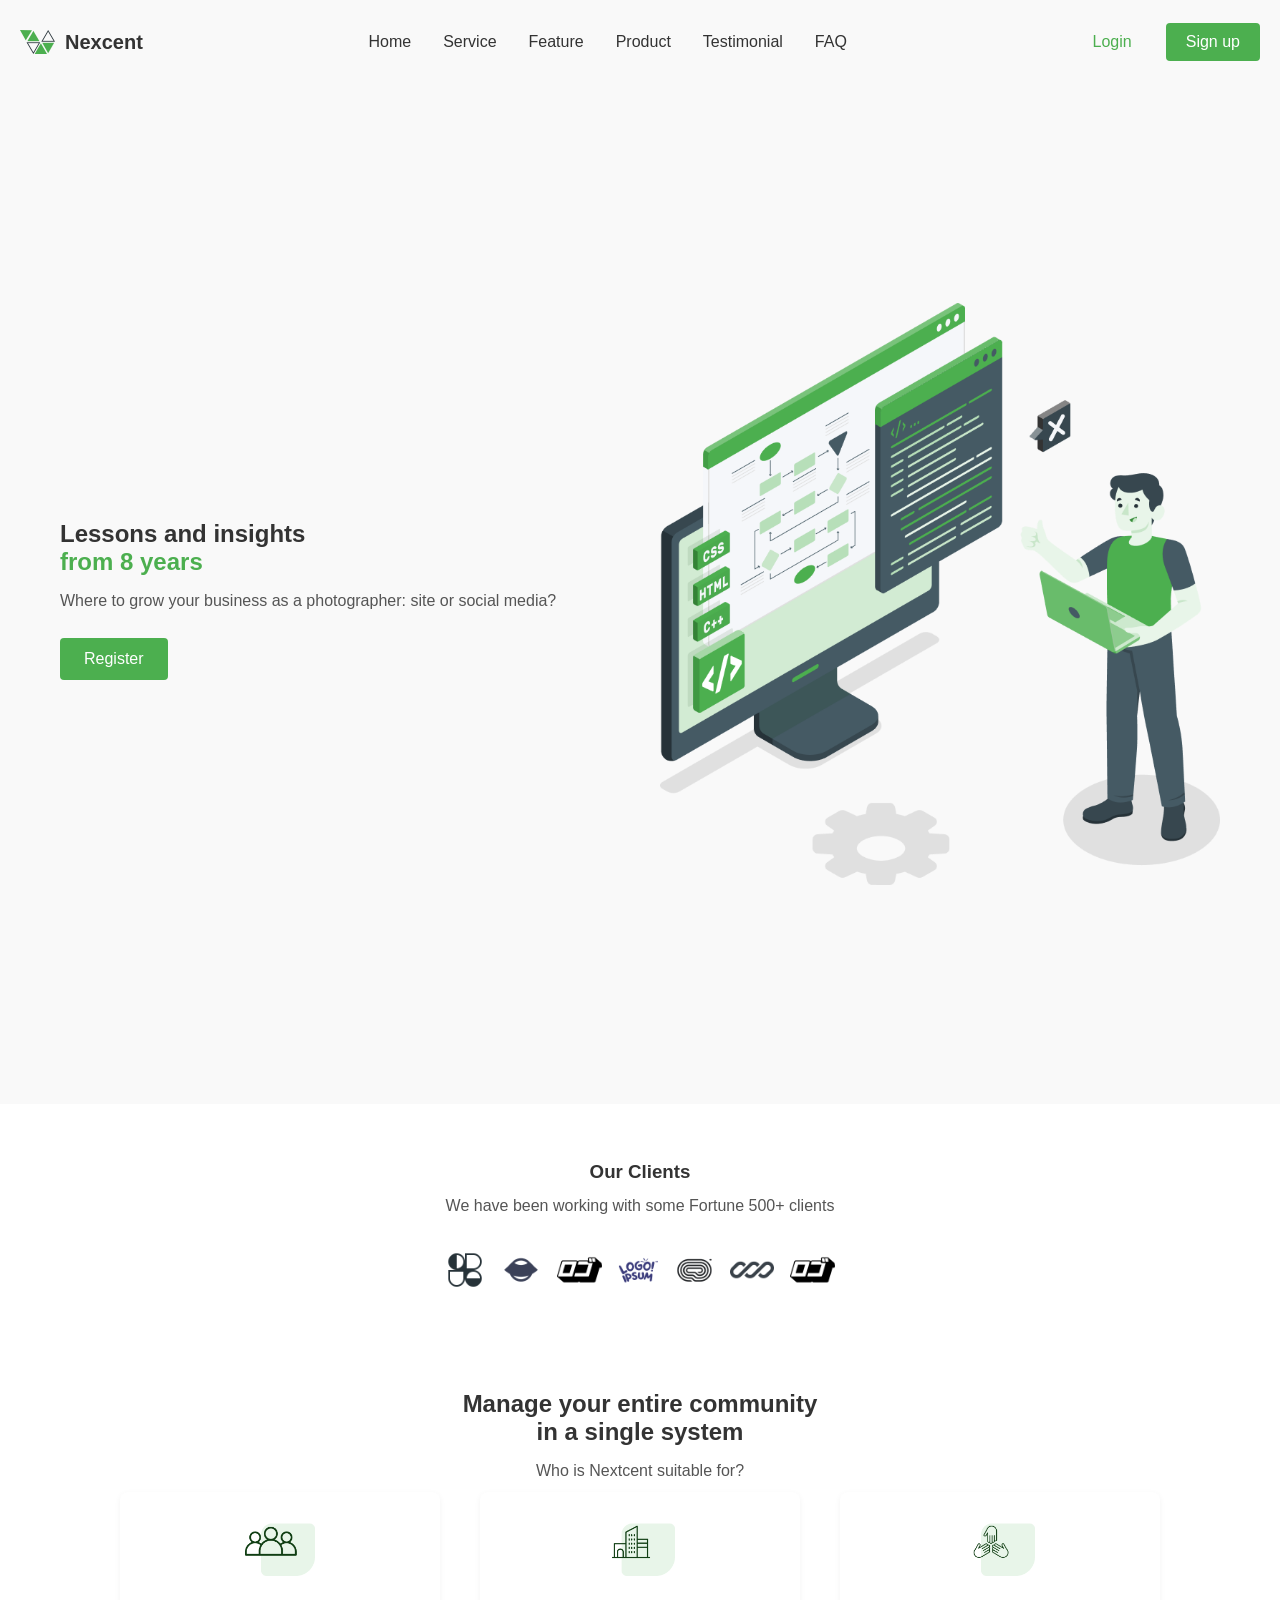
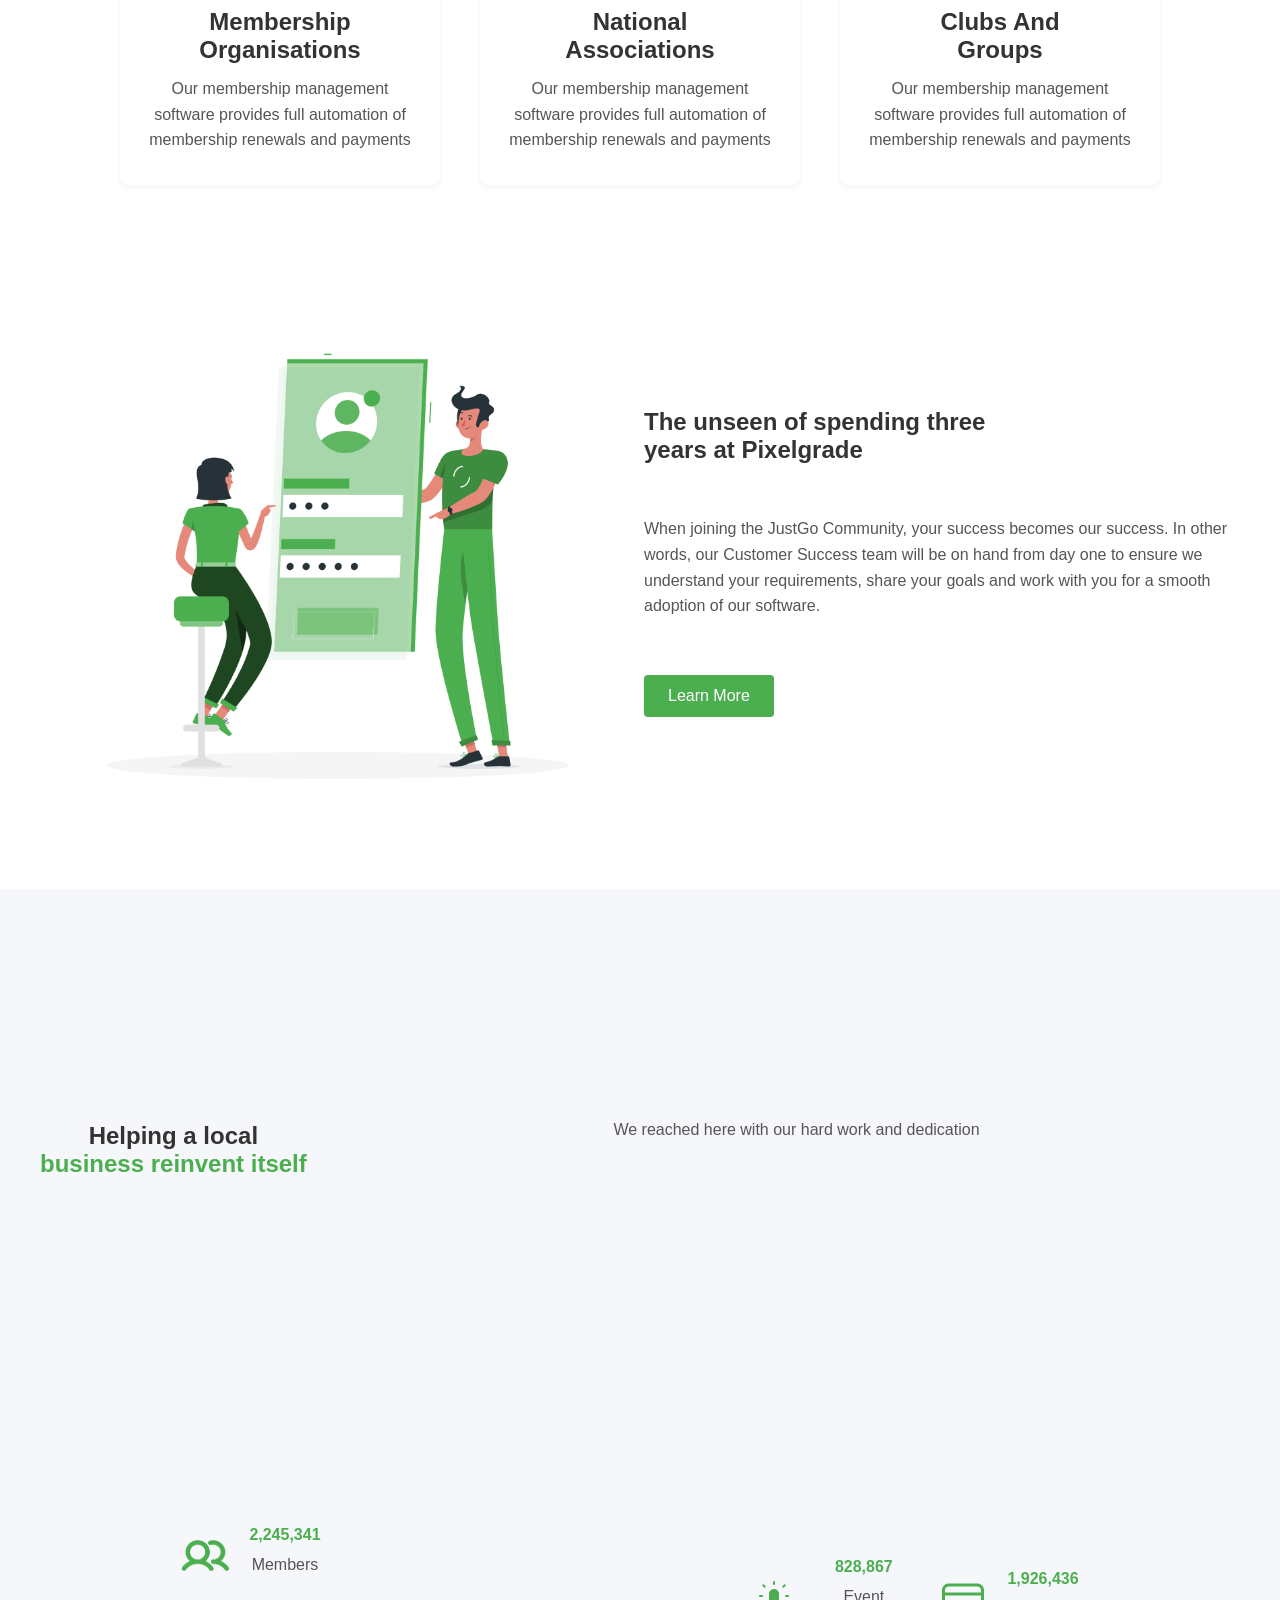
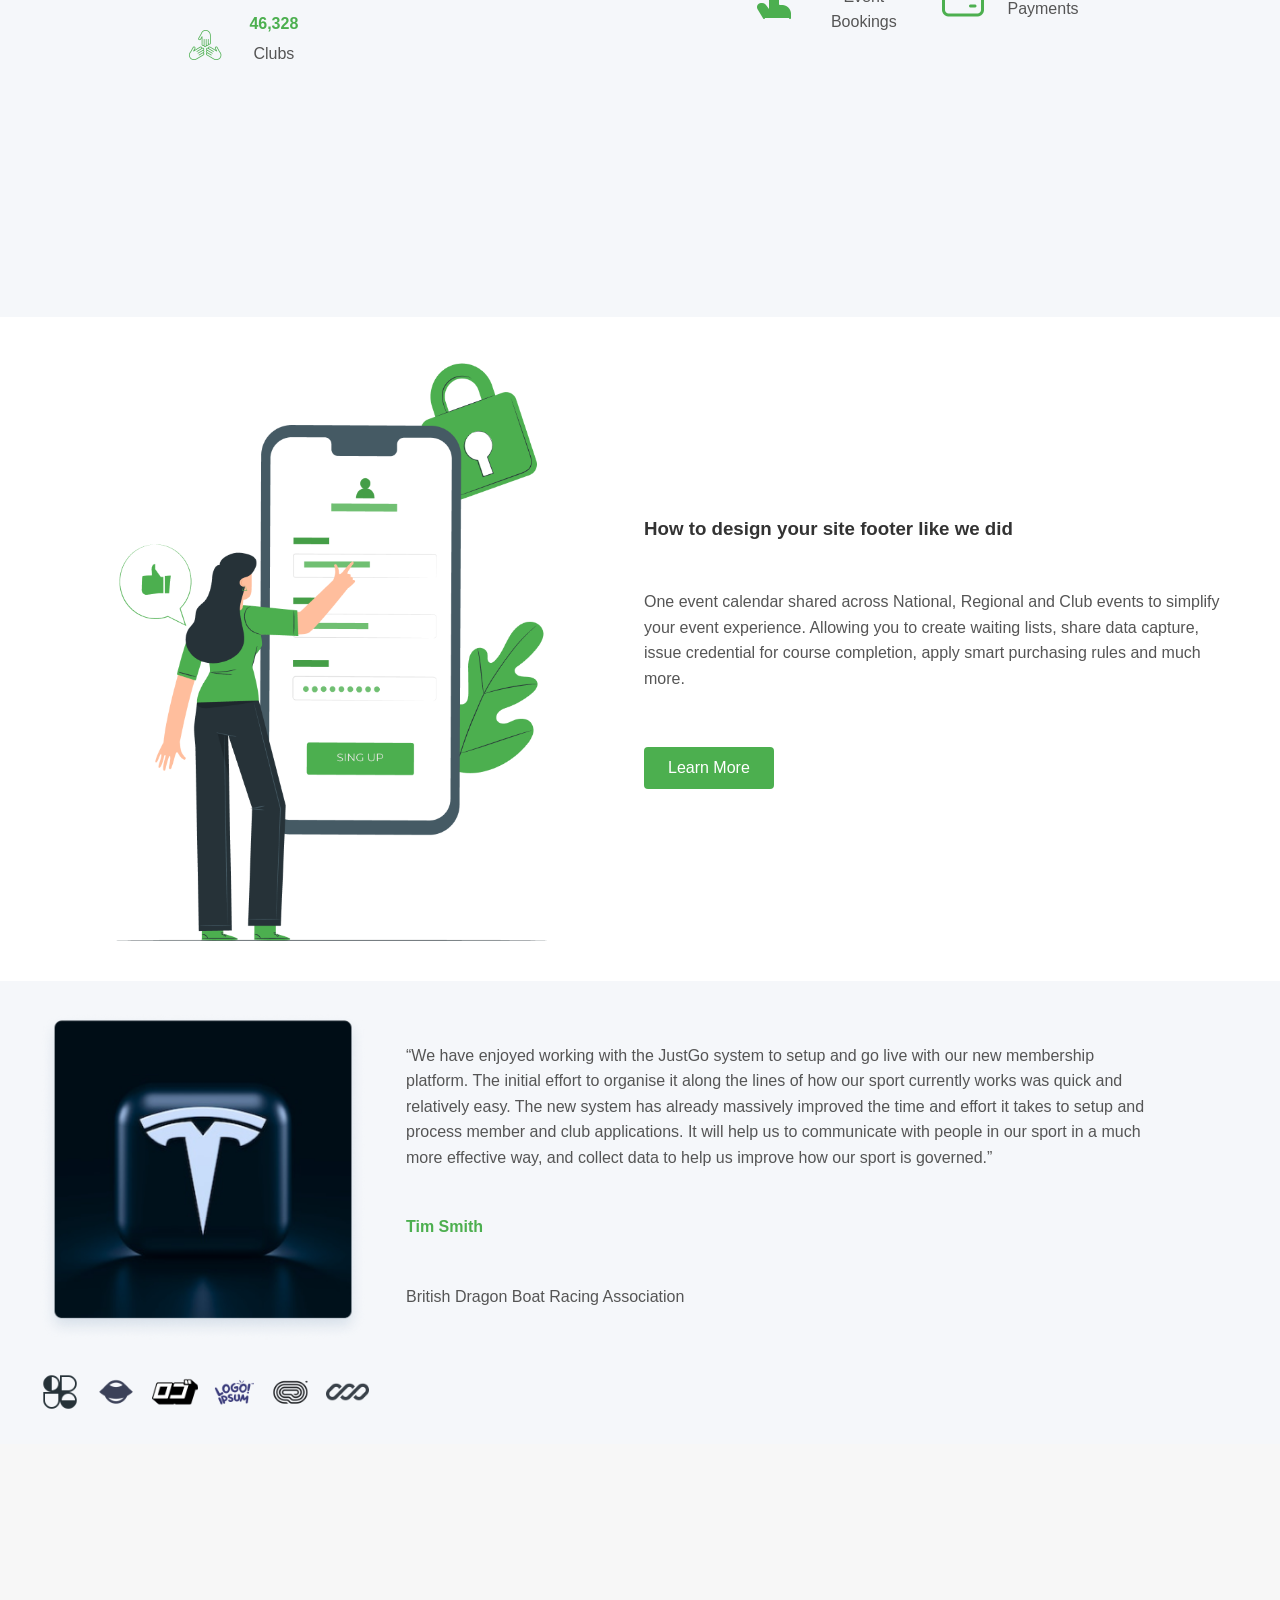
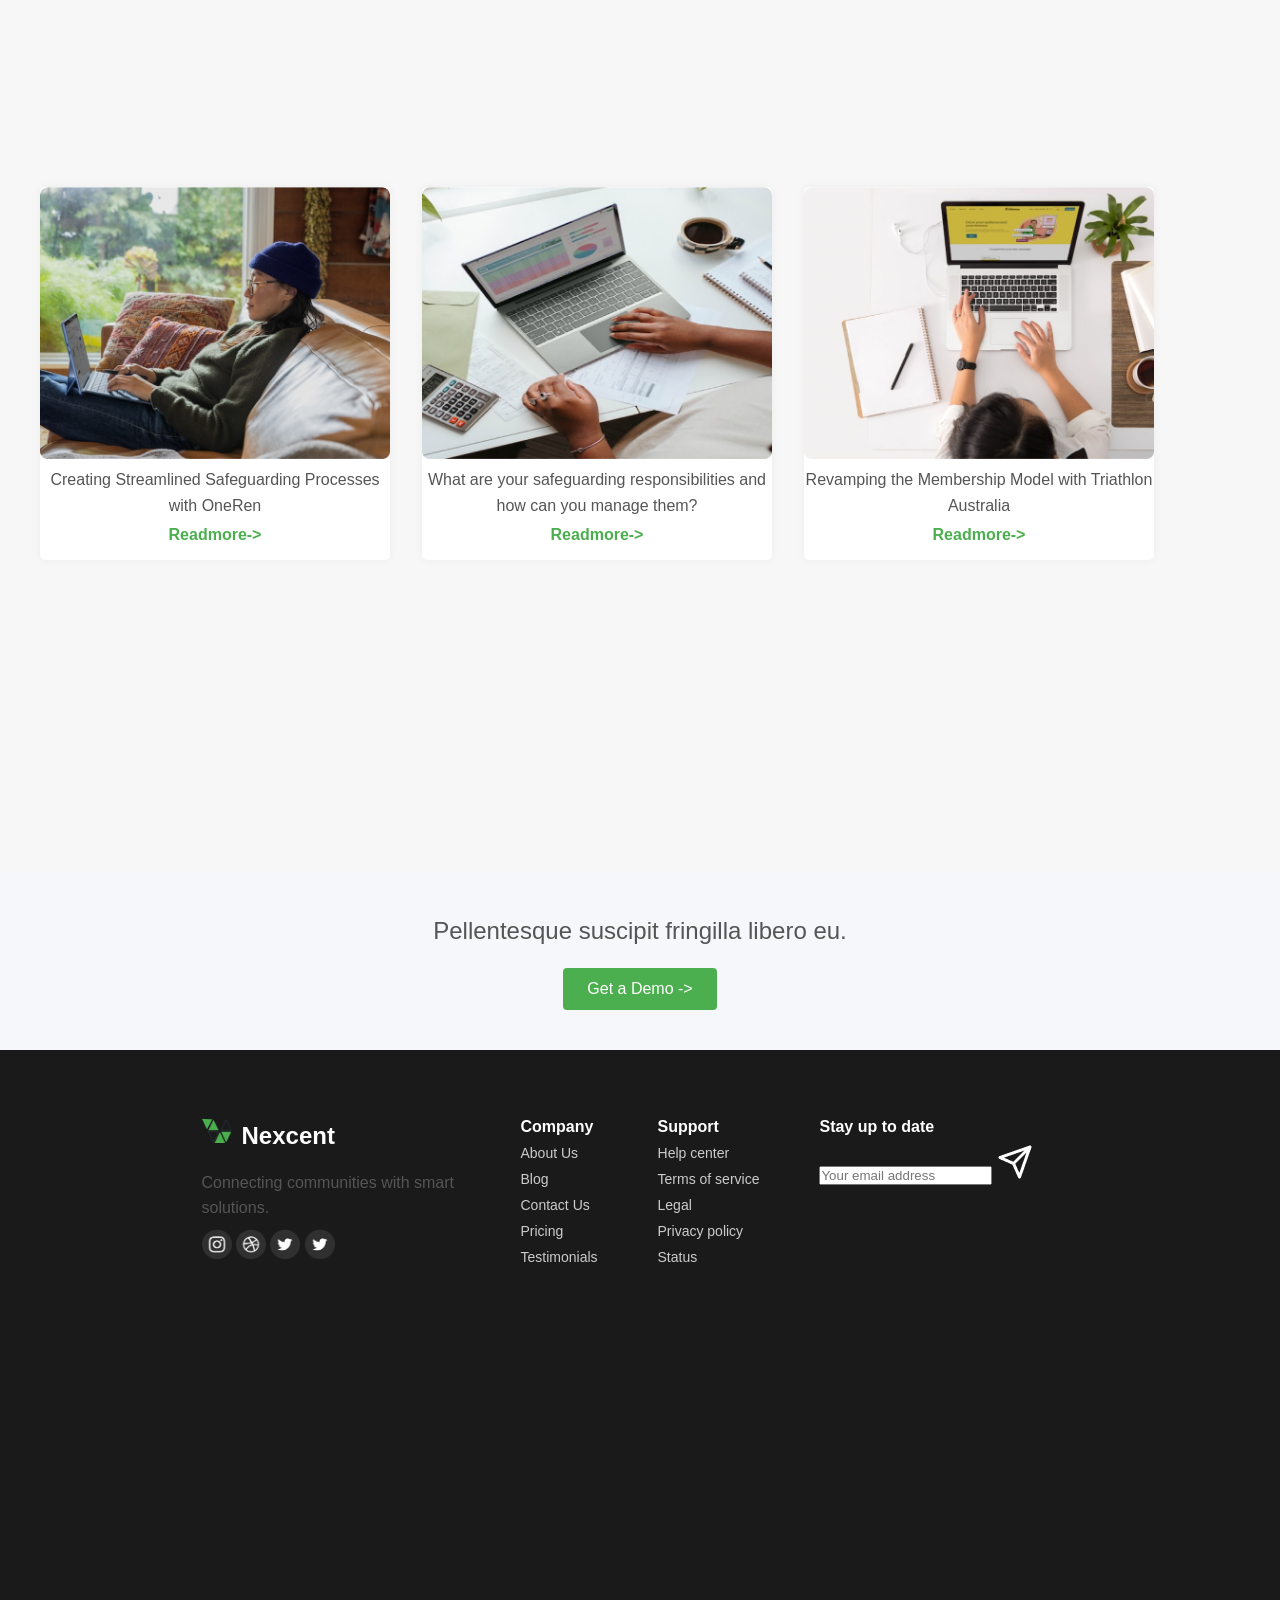
<file: index.html>
<html>
<head>
  <title>Nexcent Landing Page</title>
  <link rel="stylesheet" href="styles/style.css" />
</head>
<body>
  <header class="navbar">
    <div class="container">
      <div class="logo">
        <img src="assets/images/logo/logo.png" alt="logo Image" >
        <h1>Nexcent</h1>
      </div>
      <nav>
        <ul class="nav-links">
          <li><a href="#">Home</a></li>
          <li><a href="#">Service</a></li>
          <li><a href="#">Feature</a></li>
          <li><a href="#">Product</a></li>
          <li><a href="#">Testimonial</a></li>
          <li><a href="#">FAQ</a></li>
        </ul>
      </nav>
      <div class="nav-buttons">
        <a href="#" class="login">Login</a>
        <a href="#" class="signup">Sign up</a>
      </div>
    </div>
  </header>


  <section class="hero">
    <div class="container hero-content">
      <div class="text">
        <h1>Lessons and insights <br><span class="green">from 8 years</span></h1>
        <p>Where to grow your business as a photographer: site or social media?</p>
        <a href="#" class="btn">Register</a>
      </div>
      <div class="image">
        <img src="assets/images/hero.png" alt="Hero Image" />
      </div>
    </div>      
  </section>


 <section class="clients">
  <div class="clients-wrapper">
    <h3>Our Clients</h3>
    <p>We have been working with some Fortune 500+ clients</p>
    <div class="client-logos">
      <img src="assets/images/logo/logo1.png" alt="Client Logo 1" />
      <img src="assets/images/logo/logo2.png" alt="Client Logo 2" />
      <img src="assets/images/logo/logo3.png" alt="Client Logo 3" />
      <img src="assets/images/logo/logo4.png" alt="Client Logo 4" />
      <img src="assets/images/logo/logo5.png" alt="Client Logo 5" />
      <img src="assets/images/logo/logo6.png" alt="Client Logo 6" />
      <img src="assets/images/logo/logo7.png" alt="Client Logo 7" />
    
    </div>
  </div>
</section>


  <section class="features">
    <div class="features-wrapper">
      <div class="features-header">
        <h1>Manage your entire community<br> in a single system</h1>
        <p>Who is Nextcent suitable for?</p>
      </div>
      <div class="feature-boxes">
        <div class="box">
          <img src="assets/images/icon/icon1.png" alt="Membership Organisations" />
          <h2>Membership <br> Organisations</h2>
          <p>Our membership management software provides full automation of membership renewals and payments</p>
        </div>
        <div class="box">
          <img src="assets/images/icon/icon2.png" alt="National Associations" />
          <h2>National <br>Associations</h2>
          <p>Our membership management software provides full automation of membership renewals and payments</p>
        </div>
        <div class="box">
          <img src="assets/images/icon/icon3.png" alt="Clubs And Groups" />
          <h2>Clubs And<br> Groups</h2>
          <p>Our membership management software provides full automation of membership renewals and payments</p>
        </div>
      </div>
    </div>
  </section>


<section class="story">
  <div class="container story-section">
    <div class="image">
      <img src="assets/images/story1.png" alt="Story Image" />
    </div>
    <div class="text">
      <h1>The unseen of spending three <br>years at Pixelgrade</h1>
      <p>When joining the JustGo Community, your success becomes our success. 
        In other words, our Customer Success team will be on hand from day one to 
        ensure we understand your requirements, share your goals 
        and work with you for a smooth adoption of our software.</p>
      <a href="#" class="btn">Learn More</a>
    </div>
  </div>
</section>

  
<section class="stats">
  <div class="container">
    <h2>Helping a local <br> <span class="green">business reinvent itself</span></h2>
    <p class="description">We reached here with our hard work and dedication</p>

    
    <div class="stat-row">
      <div class="stat-item">
        <img src="assets/images/counts/members.png" alt="Members" class="stat-logo" />
        <div class="green">
          <strong>2,245,341</strong>
          <p>Members</p>
        </div>
      </div>
      <div class="stat-item">
        <img src="assets/images/counts/clubs.png" alt="Clubs" class="stat-logo" />
        <div class="green">
          <strong>46,328</strong>
          <p>Clubs</p>
        </div>
      </div>
    </div>

    
    <div class="stat-row">
      <div class="stat-item">
        <img src="assets/images/counts/event bookings.png" alt="Event Bookings" class="stat-logo" />
        <div class="green">
          <strong>828,867</strong>
          <p>Event Bookings</p>
        </div>
      </div>
      <div class="stat-item">
        <img src="assets/images/counts/payment.png" alt="Payments" class="stat-logo" />
        <div class="green">
          <strong>1,926,436</strong>
          <p>Payments</p>
        </div>
      </div>
    </div>
  </div>
</section>

  
<section class="story">
    <div class="container story-section">
      <div class="image">
        <img src="assets/images/story2.png" alt="" />
      </div>
      <div class="text">
        <h3>How to design your site footer like we did</h3>
        <p>One event calendar shared across National, 
          Regional and Club events to simplify your event experience. 
          Allowing you to create waiting lists, share data capture, 
          issue credential for course completion, apply smart purchasing rules and much more.</p>
        <a href="#" class="btn">Learn More</a>
      </div>
    </div>
  </section>  
  

<section class="testimonials">
  <div class="container">
    <div class="testimonial-box">
      <img src="assets/images/testimonial.png" alt="Testimonial" />
      <div class="testimonial-text">
        <p>“We have enjoyed working with the JustGo system to setup and go live with our 
          new membership platform. The initial effort to organise it along the lines of how 
          our sport currently works was quick and relatively easy. The new system has already 
          massively improved the time and effort it takes to setup and process member and club 
          applications. It will help us to communicate with people in our sport in a much more 
          effective way, and collect data to help us improve how our sport is governed.”</p>
        <h4><span class="green">Tim Smith</span></h4>
        <p class="org">British Dragon Boat Racing Association</p>
      </div> </div> 
      <div class="client-logos">
      <img src="assets/images/logo/logo1.png" alt="Client Logo 1" />
      <img src="assets/images/logo/logo2.png" alt="Client Logo 2" />
      <img src="assets/images/logo/logo3.png" alt="Client Logo 3" />
      <img src="assets/images/logo/logo4.png" alt="Client Logo 4" />
      <img src="assets/images/logo/logo5.png" alt="Client Logo 5" />
      <img src="assets/images/logo/logo6.png" alt="Client Logo 6" />
    </div>
    </div>
</section>
 
  
 <section class="blog">
  <div class="container">

    <div class="blog-cards">
      <div class="card">
        <img src="assets/images/blog/blog1.png" alt="Blog 1" />
        <p>Creating Streamlined Safeguarding Processes with OneRen</p>
        <a href="#"><span class="green">Readmore-></span></a>
      </div>
      <div class="card">
        <img src="assets/images/blog/blog2.png" alt="Blog 2" />
        <p>What are your safeguarding responsibilities and how can you manage them?</p>
        <a href="#"><span class="green">Readmore-></span></a>
      </div>
      <div class="card">
        <img src="assets/images/blog/blog3.png" alt="Blog 3" />
        <p>Revamping the Membership Model with Triathlon Australia</p>
       <a href="#"><span class="green">Readmore-></span></a>
      </div>
    </div>
  </div>
</section>


<section class="new-section">
  <div class="container">
    <p class="description">Pellentesque suscipit fringilla libero eu.</p>
    <a href="#" class="btn">Get a Demo -></a>
  </div>
</section>


<footer class="footer">
  <div class="container">
    <div class="footer-content">
      <div class="footer-about">
        <div class="logo">
        <img src="assets/images/logo/logo.png" alt="Footer Logo" />
        <h2>Nexcent</h2>
        </div>
        <p>Connecting communities with smart solutions.</p>
        <div class="social-icons">
          <a href="#"><img src="assets/images/social links/insta.png" alt="Facebook" /></a>
          <a href="#"><img src="assets/images/social links/ii.png" alt="Twitter" /></a>
          <a href="#"><img src="assets/images/social links/twitter.png" alt="LinkedIn" /></a>
          <a href="#"><img src="assets/images/social links/youtube.png" alt="Instagram" /></a>
      </div>
      </div>
      <div class="footer-links">
        <div>
          <h4>Company</h4>
          <ul>
            <li><a href="#">About Us</a></li>
            <li><a href="#">Blog</a></li>
            <li><a href="#">Contact Us</a></li>
            <li><a href="#">Pricing</a></li>
            <li><a href="#">Testimonials</a></li>
          </ul>
        </div>
        <div>
          <h4>Support</h4>
          <ul>
            <li><a href="#">Help center</a></li>
            <li><a href="#">Terms of service</a></li>
            <li><a href="#">Legal</a></li>
            <li><a href="#">Privacy policy</a></li>
            <li><a href="#">Status</a></li>
          </ul>
        </div>
        <div>
         <div class="footer-subscribe">
  <h4>Stay up to date</h4>
  <div class="subscribe-box">
    <input type="email" placeholder="Your email address" class="footer-input" />
    <img src="assets/images/arrow.png" alt="Arrow Icon" class="arrow-icon" />
  </div>
</div>
        </div>
      </div>
    </div>
  </footer>

</body>
</html>
</file>
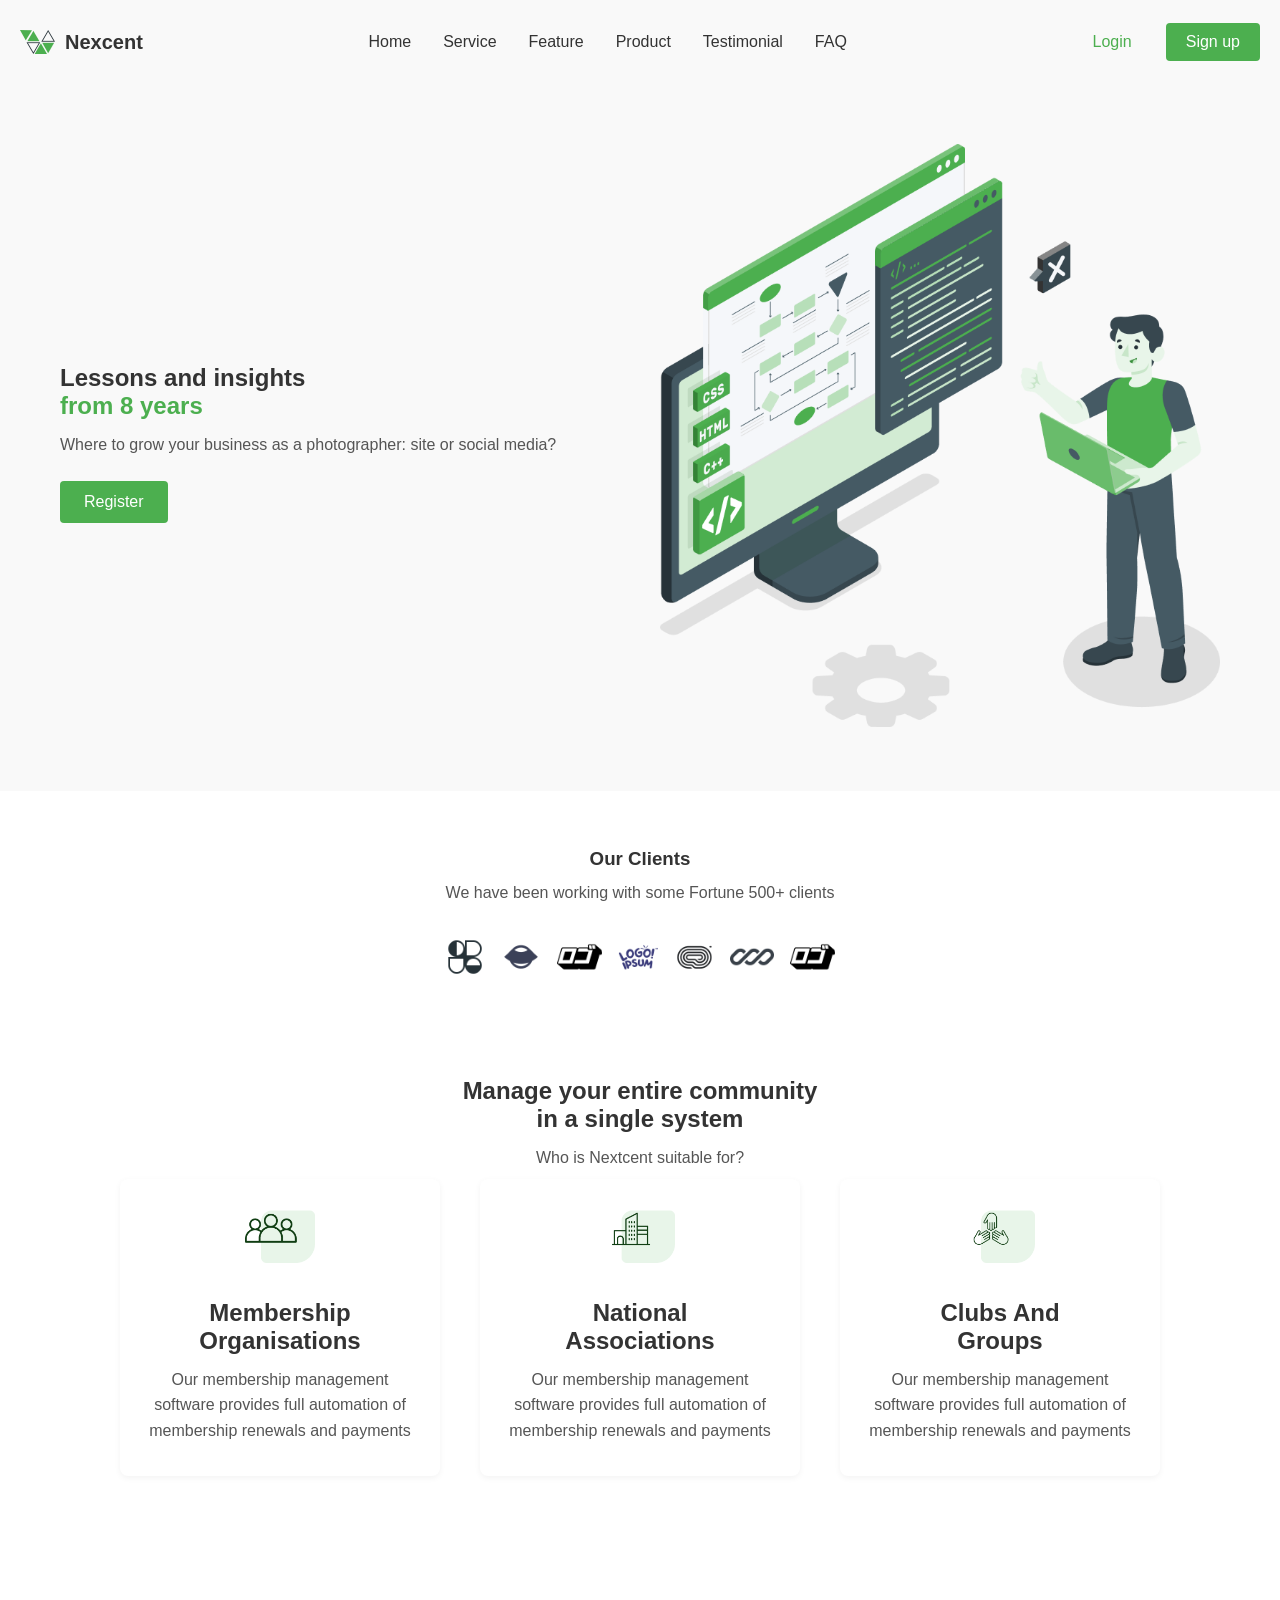
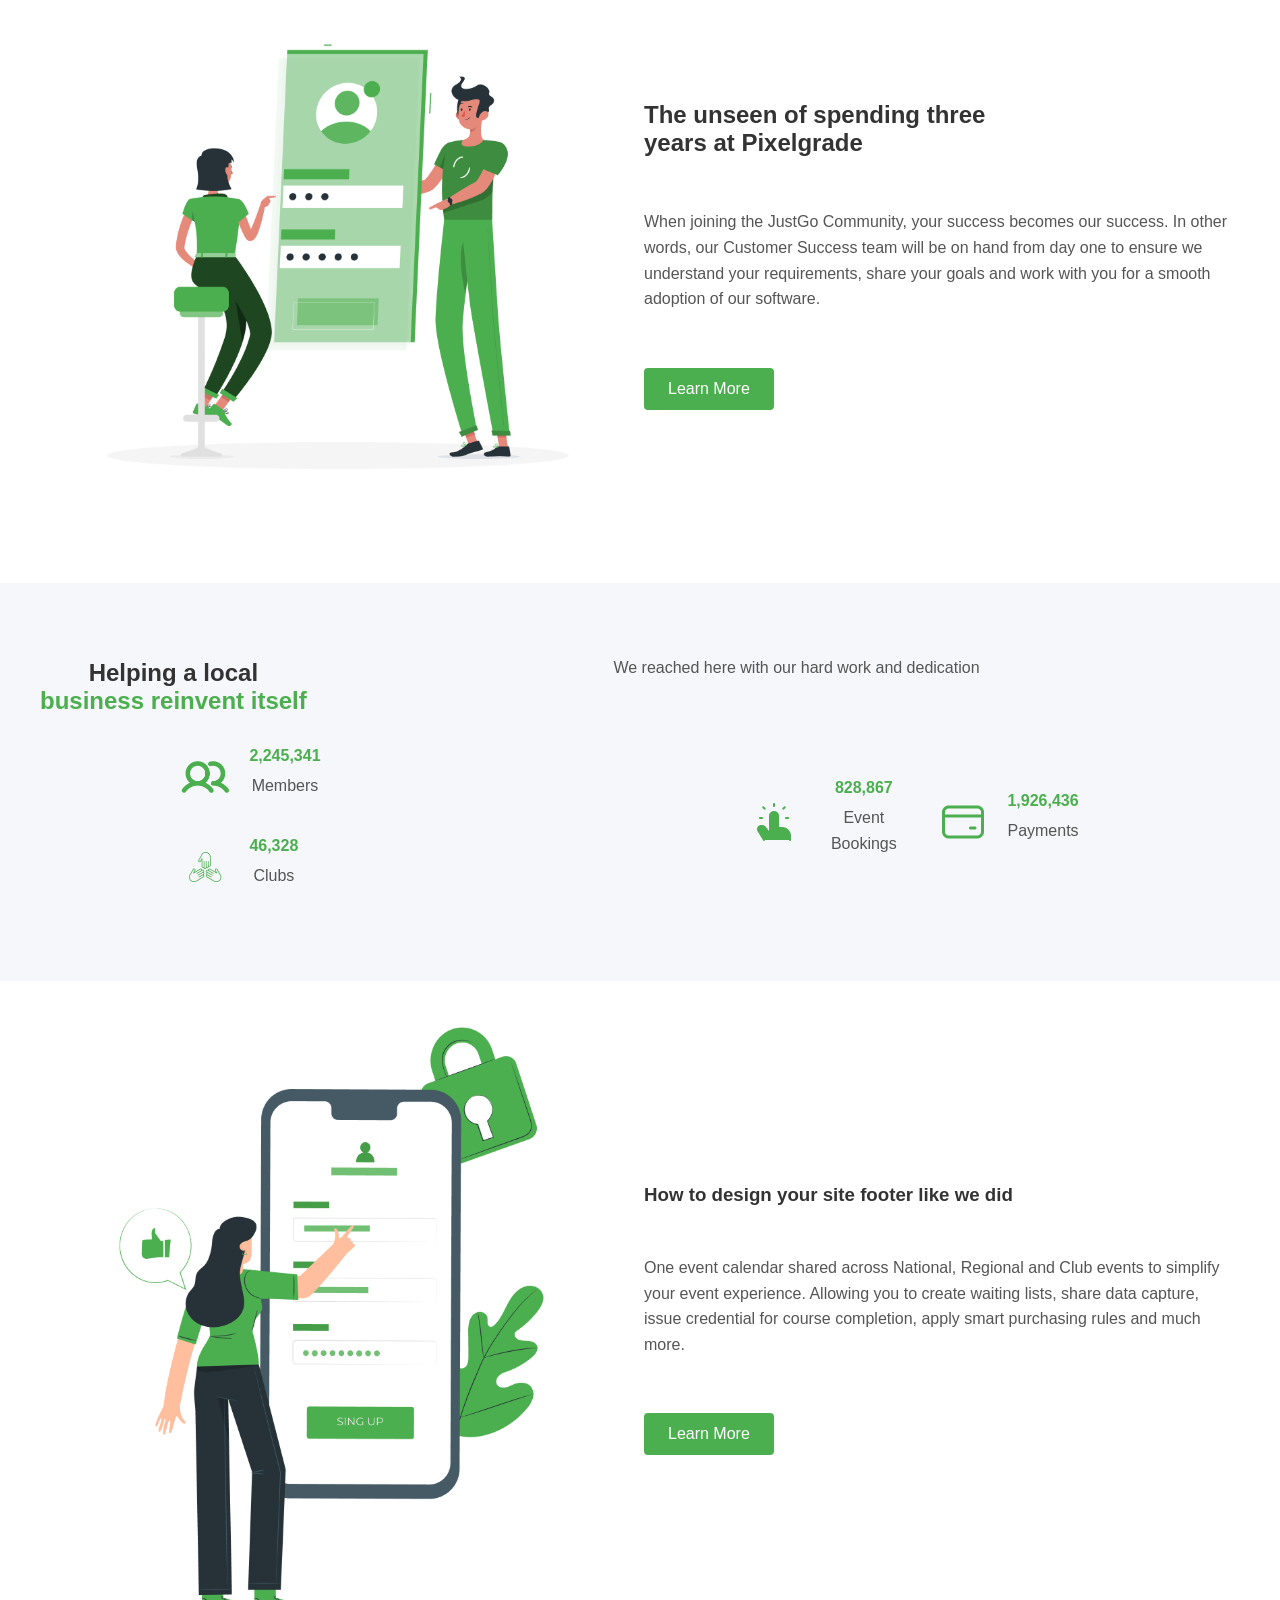
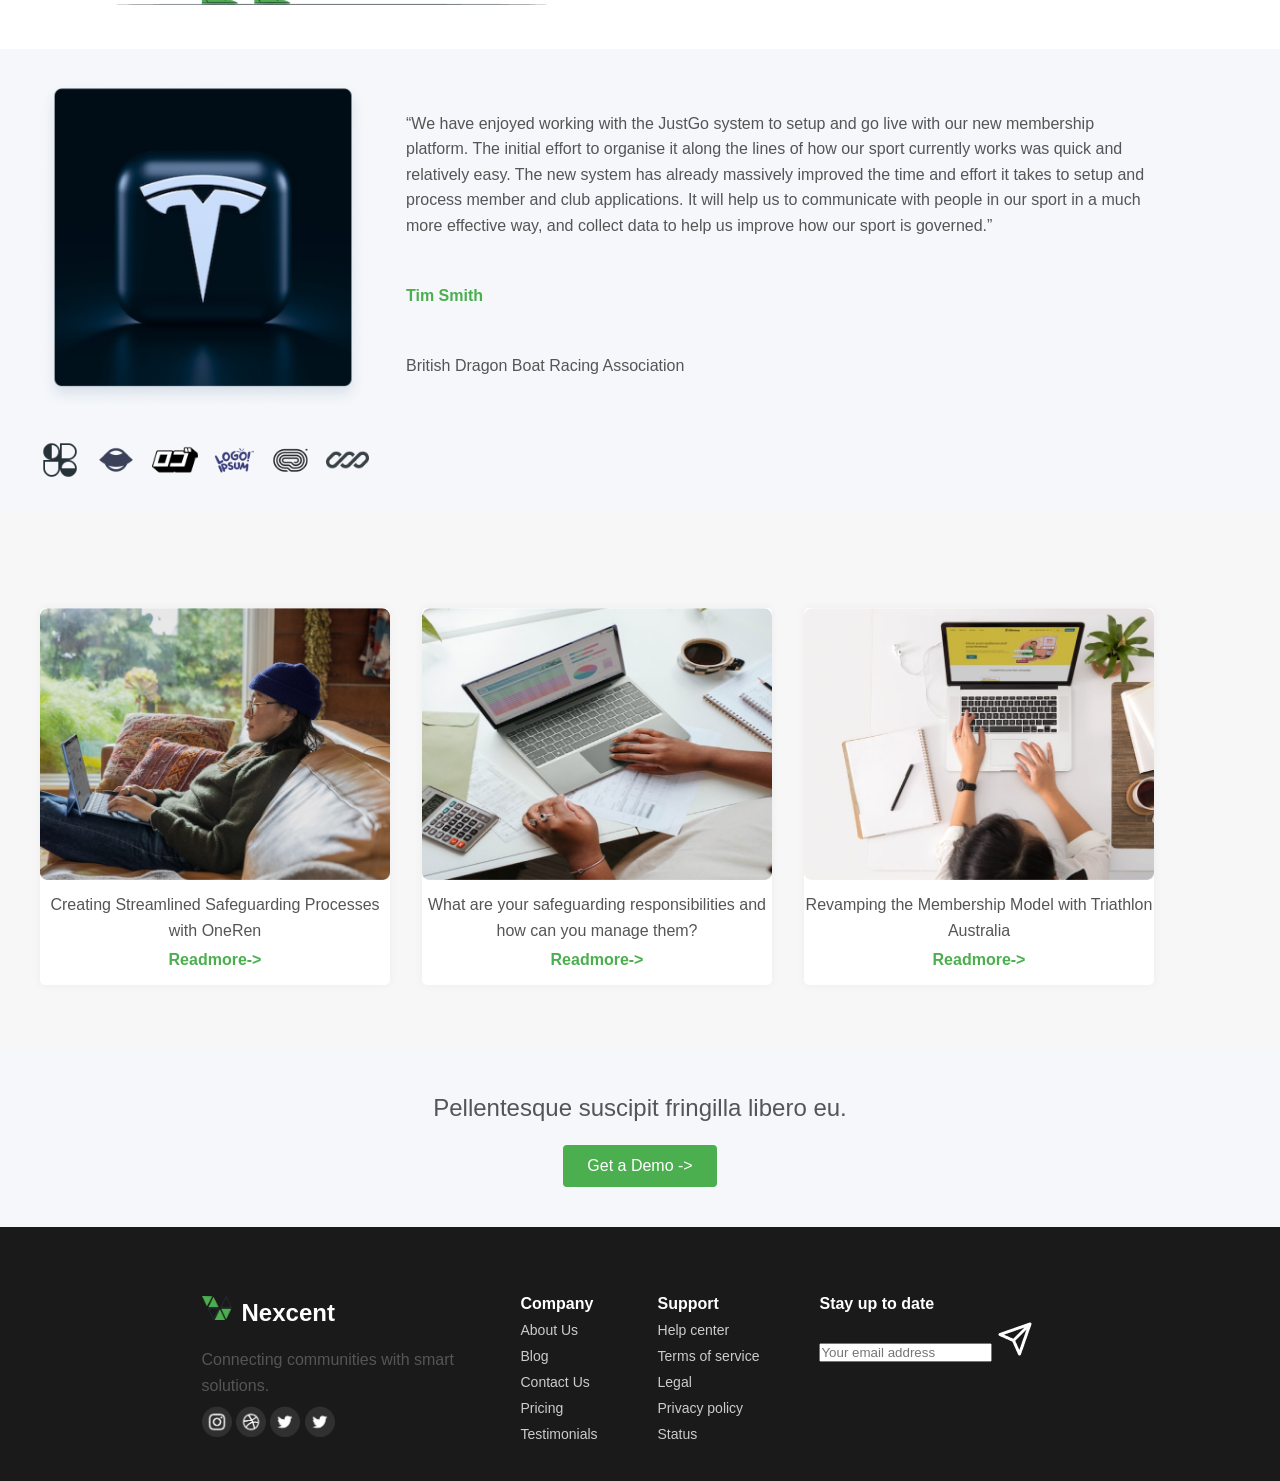
<file: pages/Landing-page-full.html>
<!DOCTYPE html><html lang="en">
<head>
  <meta charset="UTF-8" />
  <meta name="viewport" content="width=device-width, initial-scale=1.0" />
  <title>Nexcent Landing Page</title>
  <link rel="stylesheet" href="../styles/style.css" />
</head>
<body>
  <header class="navbar">
    <div class="container">
      <div class="logo">
        <img src="../assets/images/logo/logo.png" alt="logo Image" />
        <h1>Nexcent</h1>
      </div>
      <nav>
        <ul class="nav-links">
          <li><a href="#">Home</a></li>
          <li><a href="#">Service</a></li>
          <li><a href="#">Feature</a></li>
          <li><a href="#">Product</a></li>
          <li><a href="#">Testimonial</a></li>
          <li><a href="#">FAQ</a></li>
        </ul>
      </nav>
      <div class="nav-buttons">
        <a href="#" class="login">Login</a>
        <a href="#" class="signup">Sign up</a>
      </div>
    </div>
  </header>


  <section class="hero">
    <div class="container hero-content">
      <div class="text">
        <h1>Lessons and insights <br><span class="green">from 8 years</span></h1>
        <p>Where to grow your business as a photographer: site or social media?</p>
        <a href="#" class="btn">Register</a>
      </div>
      <div class="image">
        <img src="../assets/images/hero.png" alt="Hero Image" />
      </div>
    </div>      
  </section>


 <section class="clients">
  <div class="clients-wrapper">
    <h3>Our Clients</h3>
    <p>We have been working with some Fortune 500+ clients</p>
    <div class="client-logos">
      <img src="../assets/images/logo/logo1.png" alt="Client Logo 1" />
      <img src="../assets/images/logo/logo2.png" alt="Client Logo 2" />
      <img src="../assets/images/logo/logo3.png" alt="Client Logo 3" />
      <img src="../assets/images/logo/logo4.png" alt="Client Logo 4" />
      <img src="../assets/images/logo/logo5.png" alt="Client Logo 5" />
      <img src="../assets/images/logo/logo6.png" alt="Client Logo 6" />
      <img src="../assets/images/logo/logo7.png" alt="Client Logo 7" />
    
    </div>
  </div>
</section>


  <section class="features">
    <div class="features-wrapper">
      <div class="features-header">
        <h1>Manage your entire community<br> in a single system</h1>
        <p>Who is Nextcent suitable for?</p>
      </div>
      <div class="feature-boxes">
        <div class="box">
          <img src="../assets/images/icon/icon1.png" alt="Membership Organisations" />
          <h2>Membership <br> Organisations</h2>
          <p>Our membership management software provides full automation of membership renewals and payments</p>
        </div>
        <div class="box">
          <img src="../assets/images/icon/icon2.png" alt="National Associations" />
          <h2>National <br>Associations</h2>
          <p>Our membership management software provides full automation of membership renewals and payments</p>
        </div>
        <div class="box">
          <img src="../assets/images/icon/icon3.png" alt="Clubs And Groups" />
          <h2>Clubs And<br> Groups</h2>
          <p>Our membership management software provides full automation of membership renewals and payments</p>
        </div>
      </div>
    </div>
  </section>


<section class="story">
  <div class="container story-section">
    <div class="image">
      <img src="../assets/images/story1.png" alt="Story Image" />
    </div>
    <div class="text">
      <h1>The unseen of spending three <br>years at Pixelgrade</h1>
      <p>When joining the JustGo Community, your success becomes our success. 
        In other words, our Customer Success team will be on hand from day one to 
        ensure we understand your requirements, share your goals 
        and work with you for a smooth adoption of our software.</p>
      <a href="#" class="btn">Learn More</a>
    </div>
  </div>
</section>

  
<section class="stats">
  <div class="container">
    <h2>Helping a local <br> <span class="green">business reinvent itself</span></h2>
    <p class="description">We reached here with our hard work and dedication</p>

    
    <div class="stat-row">
      <div class="stat-item">
        <img src="../assets/images/counts/members.png" alt="Members" class="stat-logo" />
        <div class="green">
          <strong>2,245,341</strong>
          <p>Members</p>
        </div>
      </div>
      <div class="stat-item">
        <img src="../assets/images/counts/clubs.png" alt="Clubs" class="stat-logo" />
        <div class="green">
          <strong>46,328</strong>
          <p>Clubs</p>
        </div>
      </div>
    </div>

    
    <div class="stat-row">
      <div class="stat-item">
        <img src="../assets/images/counts/event bookings.png" alt="Event Bookings" class="stat-logo" />
        <div class="green">
          <strong>828,867</strong>
          <p>Event Bookings</p>
        </div>
      </div>
      <div class="stat-item">
        <img src="../assets/images/counts/payment.png" alt="Payments" class="stat-logo" />
        <div class="green">
          <strong>1,926,436</strong>
          <p>Payments</p>
        </div>
      </div>
    </div>
  </div>
</section>

  
<section class="story">
    <div class="container story-section">
      <div class="image">
        <img src="../assets/images/story2.png" alt="" />
      </div>
      <div class="text">
        <h3>How to design your site footer like we did</h3>
        <p>One event calendar shared across National, 
          Regional and Club events to simplify your event experience. 
          Allowing you to create waiting lists, share data capture, 
          issue credential for course completion, apply smart purchasing rules and much more.</p>
        <a href="#" class="btn">Learn More</a>
      </div>
    </div>
  </section>  
  

<section class="testimonials">
  <div class="container">
    <div class="testimonial-box">
      <img src="../assets/images/testimonial.png" alt="Testimonial" />
      <div class="testimonial-text">
        <p>“We have enjoyed working with the JustGo system to setup and go live with our 
          new membership platform. The initial effort to organise it along the lines of how 
          our sport currently works was quick and relatively easy. The new system has already 
          massively improved the time and effort it takes to setup and process member and club 
          applications. It will help us to communicate with people in our sport in a much more 
          effective way, and collect data to help us improve how our sport is governed.”</p>
        <h4><span class="green">Tim Smith</span></h4>
        <p class="org">British Dragon Boat Racing Association</p>
      </div> </div> 
      <div class="client-logos">
      <img src="../assets/images/logo/logo1.png" alt="Client Logo 1" />
      <img src="../assets/images/logo/logo2.png" alt="Client Logo 2" />
      <img src="../assets/images/logo/logo3.png" alt="Client Logo 3" />
      <img src="../assets/images/logo/logo4.png" alt="Client Logo 4" />
      <img src="../assets/images/logo/logo5.png" alt="Client Logo 5" />
      <img src="../assets/images/logo/logo6.png" alt="Client Logo 6" />
    </div>
    </div>
</section>
 
  
 <section class="blog">
  <div class="container">

    <div class="blog-cards">
      <div class="card">
        <img src="../assets/images/blog/blog1.png" alt="Blog 1" />
        <p>Creating Streamlined Safeguarding Processes with OneRen</p>
        <a href="#"><span class="green">Readmore-></span></a>
      </div>
      <div class="card">
        <img src="../assets/images/blog/blog2.png" alt="Blog 2" />
        <p>What are your safeguarding responsibilities and how can you manage them?</p>
        <a href="#"><span class="green">Readmore-></span></a>
      </div>
      <div class="card">
        <img src="../assets/images/blog/blog3.png" alt="Blog 3" />
        <p>Revamping the Membership Model with Triathlon Australia</p>
       <a href="#"><span class="green">Readmore-></span></a>
      </div>
    </div>
  </div>
</section>


<section class="new-section">
  <div class="container">
    <p class="description">Pellentesque suscipit fringilla libero eu.</p>
    <a href="#" class="btn">Get a Demo -></a>
  </div>
</section>


<footer class="footer">
  <div class="container">
    <div class="footer-content">
      <div class="footer-about">
        <div class="logo">
        <img src="../assets/images/logo/logo.png" alt="Footer Logo" />
        <h2>Nexcent</h2>
        </div>
        <p>Connecting communities with smart solutions.</p>
        <div class="social-icons">
          <a href="#"><img src="../assets/images/social links/insta.png" alt="Facebook" /></a>
          <a href="#"><img src="../assets/images/social links/ii.png" alt="Twitter" /></a>
          <a href="#"><img src="../assets/images/social links/twitter.png" alt="LinkedIn" /></a>
          <a href="#"><img src="../assets/images/social links/youtube.png" alt="Instagram" /></a>
      </div>
      </div>
      <div class="footer-links">
        <div>
          <h4>Company</h4>
          <ul>
            <li><a href="#">About Us</a></li>
            <li><a href="#">Blog</a></li>
            <li><a href="#">Contact Us</a></li>
            <li><a href="#">Pricing</a></li>
            <li><a href="#">Testimonials</a></li>
          </ul>
        </div>
        <div>
          <h4>Support</h4>
          <ul>
            <li><a href="#">Help center</a></li>
            <li><a href="#">Terms of service</a></li>
            <li><a href="#">Legal</a></li>
            <li><a href="#">Privacy policy</a></li>
            <li><a href="#">Status</a></li>
          </ul>
        </div>
        <div>
         <div class="footer-subscribe">
  <h4>Stay up to date</h4>
  <div class="subscribe-box">
    <input type="email" placeholder="Your email address" class="footer-input" />
    <img src="../assets/images/arrow.png" alt="Arrow Icon" class="arrow-icon" />
  </div>
</div>
        </div>
      </div>
    </div>
  </footer>

</body>
</html>
</file>
<file: styles/style.css>
/* General Styling */
body {
  margin: 0;
  padding: 0;
  font-family: 'Segoe UI', Tahoma, Geneva, Verdana, sans-serif;
  color: #333;
  background-color: #f9f9f9;
}

h1, h2, h3, h4 {
  margin: 0.5em 0;
}

p {
  line-height: 1.6;
  margin: 0.5em 0;
  font-size: 16px;
  color: #555;
}

.h2 {
  font-size: 40px;
  margin-bottom: 20px;
}

.green {
  color: #4CAF4F;
}

.btn {
  background-color: #4CAF4F;
  color: white;
  padding: 12px 24px;
  text-decoration: none;
  border-radius: 4px;
  font-size: 16px;
  display: inline-block;
  margin-top: 1em;
  width: fit-content;
}

* {
  margin: 0;
  padding: 0;
  box-sizing: border-box;
}

/* Container */
.container {
  max-width: 1440px;
  margin: 0 auto;
  height: 100%;
  display: flex;
  align-items: center;
  justify-content: space-between;
  padding: 0 20px;
  flex-wrap: wrap;
}

/* Navbar */
header.navbar {
  box-shadow: 0 2px 4px rgba(0, 0, 0, 0.05);
  height: 84px;
  width: 100%;
}

.logo {
  display: flex;
  align-items: center;
  gap: 10px;
}

.logo img {
  width: 35px;
  height: 24px;
}

.logo h1 {
  font-size: 20px;
  font-weight: 600;
  line-height: 21px;
}

.nav-links {
  list-style: none;
  display: flex;
  gap: 32px;
  align-items: center;
  flex-wrap: wrap;
}

.nav-links a {
  text-decoration: none;
  color: #333;
  font-size: 16px;
  font-weight: 500;
}

.nav-buttons {
  display: flex;
  gap: 14px;
  flex-wrap: wrap;
}

.nav-buttons a {
  text-decoration: none;
  padding: 10px 20px;
  font-size: 16px;
  border-radius: 4px;
}

.login {
  color: #4CAF4F;
  background-color: transparent;
}

.signup {
  background-color: #4CAF4F;
  color: white;
  border: none;
}

/* Hero */
.hero {
  background-color: #f9f9f9;
  padding: 60px 20px;
}

.hero-content {
  display: flex;
  align-items: center;
  justify-content: space-between;
  max-width: 1200px;
  margin: 0 auto;
  gap: 40px;
  flex-wrap: wrap;
}

.hero .text,
.hero .image {
  flex: 1;
  min-width: 300px;
}

.hero .image img {
  max-width: 100%;
  height: auto;
}

/* Clients */
.clients {
  width: 100%;
  padding: 3em 20px;
  margin: auto;
  text-align: center;
  background-color: #fff;
}

.clients-wrapper {
  max-width: 1152px;
  margin: auto;
}

.client-logos {
  margin-top: 2em;
  display: flex;
  justify-content: center;
  align-items: center;
  flex-wrap: wrap;
  gap: 16px;
}

.client-logos img {
  max-height: 40px;
  object-fit: contain;
}

/* Features */
.features {
  padding: 40px 20px;
  background-color: #fff;
  text-align: center;
}

.feature-boxes {
  display: flex;
  justify-content: center;
  flex-wrap: wrap;
  gap: 40px;
}

.box {
  flex: 1 1 240px;
  background-color: #fff;
  padding: 24px;
  border-radius: 8px;
  box-shadow: 0 2px 6px rgba(0, 0, 0, 0.05);
  transition: transform 0.3s;
  max-width: 320px;
}

.box:hover {
  transform: translateY(-5px);
}

.box img {
  height: 60px;
  margin-bottom: 20px;
}

/* Story */
.story {
  width: 100%;
  padding: 40px 20px;
  background-color: #fff;
  display: flex;
  flex-wrap: wrap;
  justify-content: center;
  gap: 20px;
}

.story.alt {
  background-color: #f7f7f7;
}

.story-section {
  display: flex;
  flex-direction: row;
  align-items: center;
  gap: 8px;
  flex-wrap: wrap;
}

.story .image {
  flex: 1 1 300px;
  height: auto;
}

.story .image img {
  width: 100%;
  height: auto;
  object-fit: cover;
}

.story .text {
  flex: 1 1 300px;
  display: flex;
  flex-direction: column;
  justify-content: center;
  gap: 32px;
}

/* Stats */
.stats {
  background-color: #f5f7fa;
  padding: 64px 20px;
  text-align: center;
}

.stats .description {
  font-size: 16px;
  margin-bottom: 40px;
}

.stat-row {
  max-width: 100%;
  display: flex;
  justify-content: center;
  gap: 30px;
  flex-wrap: wrap;
  margin: 20px auto;
}

.stat-item {
  flex: 1 1 150px;
  display: flex;
  align-items: center;
  gap: 20px;
}

.stat-logo {
  width: 48px;
  height: 48px;
  object-fit: contain;
}

.stat-info {
  display: flex;
  flex-direction: column;
  align-items: flex-start;
  justify-content: center;
}

/* Testimonials */
.testimonials {
  width: 100%;
  padding: 32px 20px;
  background: #F5F7FA;
  display: flex;
  flex-wrap: wrap;
  justify-content: center;
  gap: 40px;
}

.testimonial-box {
  display: flex;
  gap: 40px;
  align-items: center;
  flex-wrap: wrap;
  justify-content: center;
}

.testimonial-box img {
  width: 100%;
  max-width: 326px;
  height: auto;
  border-radius: 8px;
  object-fit: cover;
}

.testimonial-text {
  max-width: 748px;
  display: flex;
  flex-direction: column;
  gap: 32px;
  justify-content: center;
}

/* Blog */
.blog {
  padding: 4em 20px;
  background-color: #f7f7f7;
  text-align: center;
}

.blog-cards {
  display: flex;
  justify-content: center;
  gap: 2em;
  flex-wrap: wrap;
  margin-top: 2em;
}

.card {
  background: #fff;
  width: 100%;
  max-width: 350px;
  border-radius: 5px;
  box-shadow: 0 0 10px rgba(0, 0, 0, 0.05);
  overflow: hidden;
}

.card img {
  width: 100%;
  height: auto;
  object-fit: cover;
  border-radius: 8px 8px 0 0;
}

.card a {
  display: inline-block;
  margin-bottom: 1em;
  color: #007bff;
  font-weight: bold;
  text-decoration: none;
}

/* New Section */
.new-section {
  width: 100%;
  padding: 40px 20px;
  background-color: #f5f7fa;
  display: flex;
  align-items: center;
  justify-content: center;
  text-align: center;
}

.new-section .container {
  flex-direction: column;
  align-items: center;
  gap: 0.1em;
}

.description {
  width: 100%;
  max-width: 887px;
  font-size: 1.5rem;
  margin: 0;
}

/* Footer */
.footer {
  background-color: #1A1A1A;
  color: white;
  padding: 60px 20px 30px;
}

.footer-content {
  display: flex;
  justify-content: space-between;
  flex-wrap: wrap;
  gap: 40px;
  max-width: 1440px;
  margin: 0 auto;
  height: 100%;
}

.footer-about {
  flex: 1;
  min-width: 250px;
}

.footer-about img {
  width: 30px;
  margin-bottom: 10px;
}

.footer-links {
  display: flex;
  flex: 2;
  gap: 60px;
  flex-wrap: wrap;
}

.footer-links ul {
  list-style: none;
}

.footer-links li {
  margin-bottom: 8px;
}

.footer-links a {
  color: #ccc;
  text-decoration: none;
  font-size: 14px;
}

.footer-bottom {
  display: flex;
  justify-content: center;
  align-items: center;
  background-color: #333;
  padding: 8px;
  color: grey;
  font-size: 14px;
  margin-top: 40px;
}

.footer-bottom img.arrow-icon {
  width: 10px;
  height: 10px;
}

/* Responsive Queries */
@media (max-width: 768px) {
  .hero-content,
  .testimonial-box,
  .feature-boxes,
  .stat-row,
  .story-section,
  .footer-content {
    flex-direction: column;
    align-items: center;
  }

  .stat-item {
    justify-content: center;
    text-align: center;
  }

  .testimonial-text {
    width: 100%;
  }

  .card {
    width: 90%;
  }

  .nav-links {
    justify-content: center;
  }

  .nav-buttons {
    justify-content: center;
  }
}
</file>
